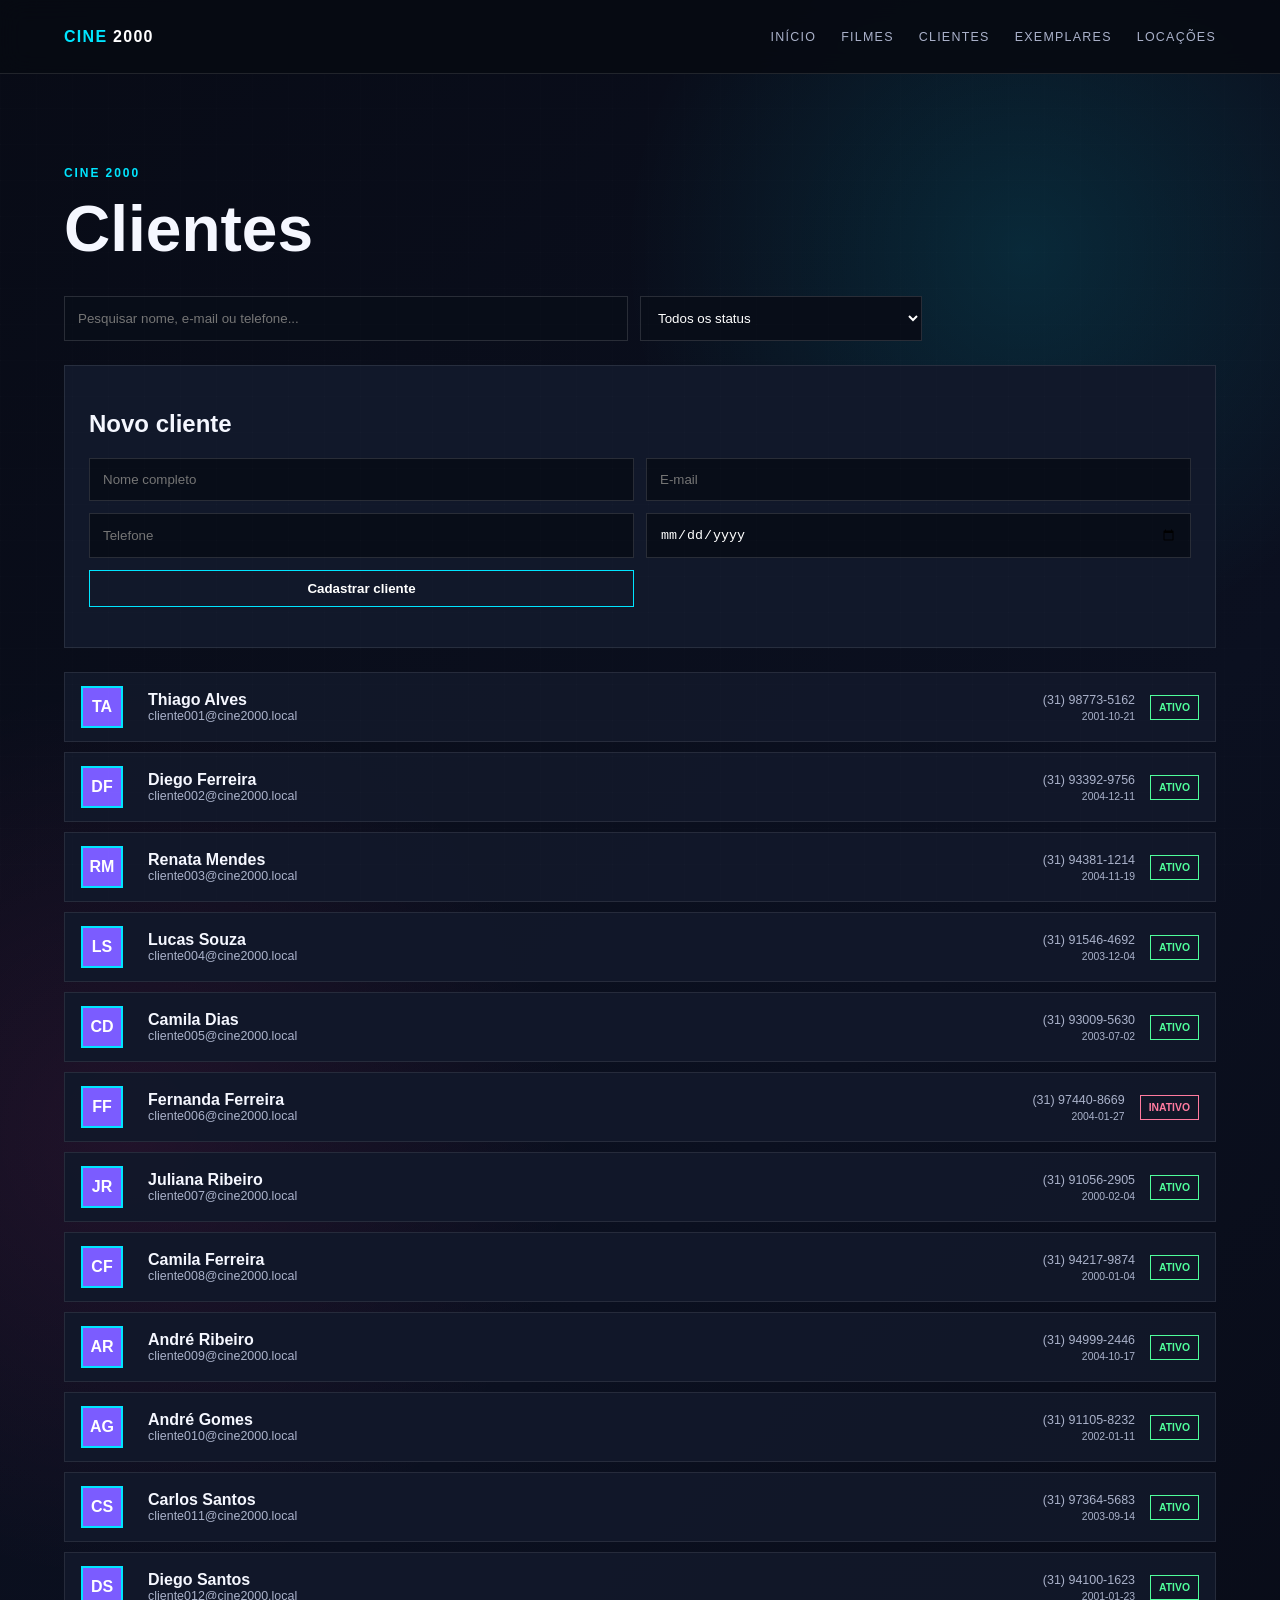
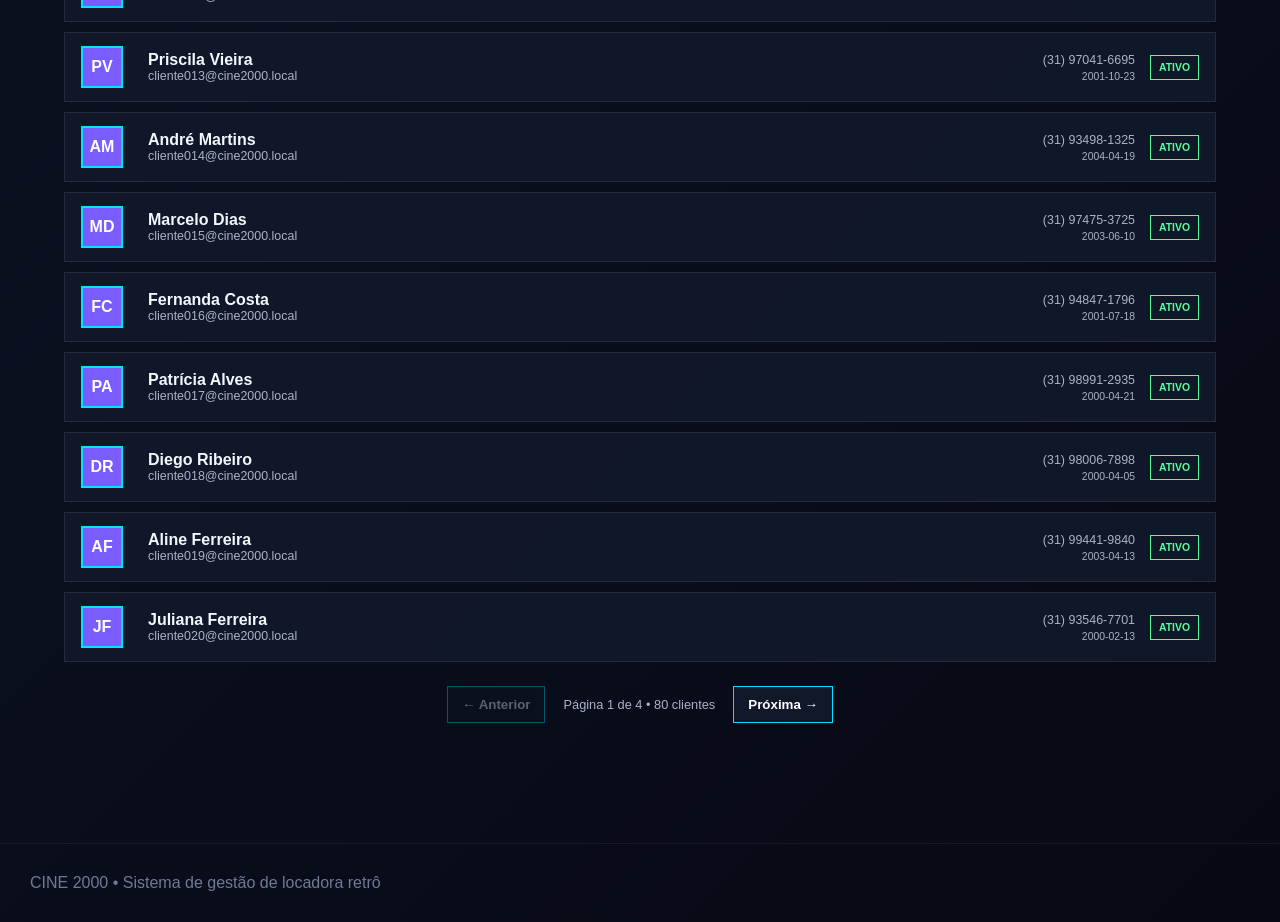
<file: pages/clientes.html>
<!DOCTYPE html>
<html lang="pt-BR">
<head>
<meta charset="UTF-8">
<meta name="viewport" content="width=device-width,initial-scale=1.0">
<title>Clientes — CINE 2000</title>
<link rel="stylesheet" href="../css/style.css">
</head>
<body>

    <header class="topbar">
      <a class="brand" href="../index.html"><span>CINE</span> 2000</a>
      <nav class="nav">
        <a class="" href="../index.html">Início</a>
        <a class="" href="filmes.html">Filmes</a>
        <a class="active" href="clientes.html">Clientes</a>
        <a class="" href="exemplares.html">Exemplares</a>
        <a class="" href="locacoes.html">Locações</a>
      </nav>
    </header>
    
<main class="page-wrap">
  <div class="page-head"><p class="eyebrow">CINE 2000</p><h1>Clientes</h1></div>
  
<div class="filters page-filters">
<input id="q" type="search" placeholder="Pesquisar nome, e-mail ou telefone...">
<select id="status"><option value="">Todos os status</option><option value="true">Ativos</option><option value="false">Inativos</option></select>
</div>
<div class="client-form-card">
<h2>Novo cliente</h2>
<form id="form" class="client-form">
<input id="name" required placeholder="Nome completo">
<input id="email" required type="email" placeholder="E-mail">
<input id="phone" placeholder="Telefone">
<input id="date" required type="date">
<button class="page-btn" type="submit">Cadastrar cliente</button>
</form><p id="msg" class="muted"></p>
</div>
<div id="clients" class="clients-list"></div>
<div class="pagination"><button id="prev" class="page-btn">← Anterior</button><span id="info"></span><button id="next" class="page-btn">Próxima →</button></div>

</main>
<footer class="footer">CINE 2000 • Sistema de gestão de locadora retrô</footer>
<script>
const esc=s=>String(s??"").replace(/[&<>"']/g,m=>({"&":"&amp;","<":"&lt;",">":"&gt;",'"':"&quot;","'":"&#039;"}[m]));

let D=[],page=1;const per=20;
fetch("../data/catalogo.json").then(r=>r.json()).then(x=>{D=x.clientes;render()});
function render(){let q=document.getElementById('q').value.toLowerCase(),s=status.value;
let a=D.filter(c=>(!q||`${c.nome} ${c.email} ${c.telefone}`.toLowerCase().includes(q))&&(!s||String(c.ativo)==s));
let pages=Math.max(1,Math.ceil(a.length/per));page=Math.min(page,pages);let p=a.slice((page-1)*per,page*per);
clients.innerHTML=p.map(c=>`<article class="client-row"><div class="client-avatar">${esc(c.nome.split(' ').map(x=>x[0]).slice(0,2).join(''))}</div><div class="client-main"><strong>${esc(c.nome)}</strong><span>${esc(c.email)}</span></div><div class="client-meta"><span>${esc(c.telefone)}</span><small>${esc(c.data_cadastro)}</small></div><span class="client-status ${c.ativo?'active':'inactive'}">${c.ativo?'ATIVO':'INATIVO'}</span></article>`).join('');
info.textContent=`Página ${page} de ${pages} • ${a.length} clientes`;prev.disabled=page==1;next.disabled=page==pages}
['q','status'].forEach(id=>document.getElementById(id).addEventListener('input',()=>{page=1;render()}));prev.onclick=()=>{page--;render()};next.onclick=()=>{page++;render()};
form.onsubmit=e=>{e.preventDefault();let email=document.getElementById('email').value.trim();if(D.some(c=>c.email.toLowerCase()==email.toLowerCase())){msg.textContent='Este e-mail já está cadastrado.';return}let n={id_cliente:Math.max(...D.map(c=>+c.id_cliente))+1,nome:name.value,email,telefone:phone.value,data_cadastro:date.value,ativo:true};D.push(n);form.reset();msg.textContent='Cliente cadastrado nesta sessão.';render()};

</script>
</body>
</html>
</file>
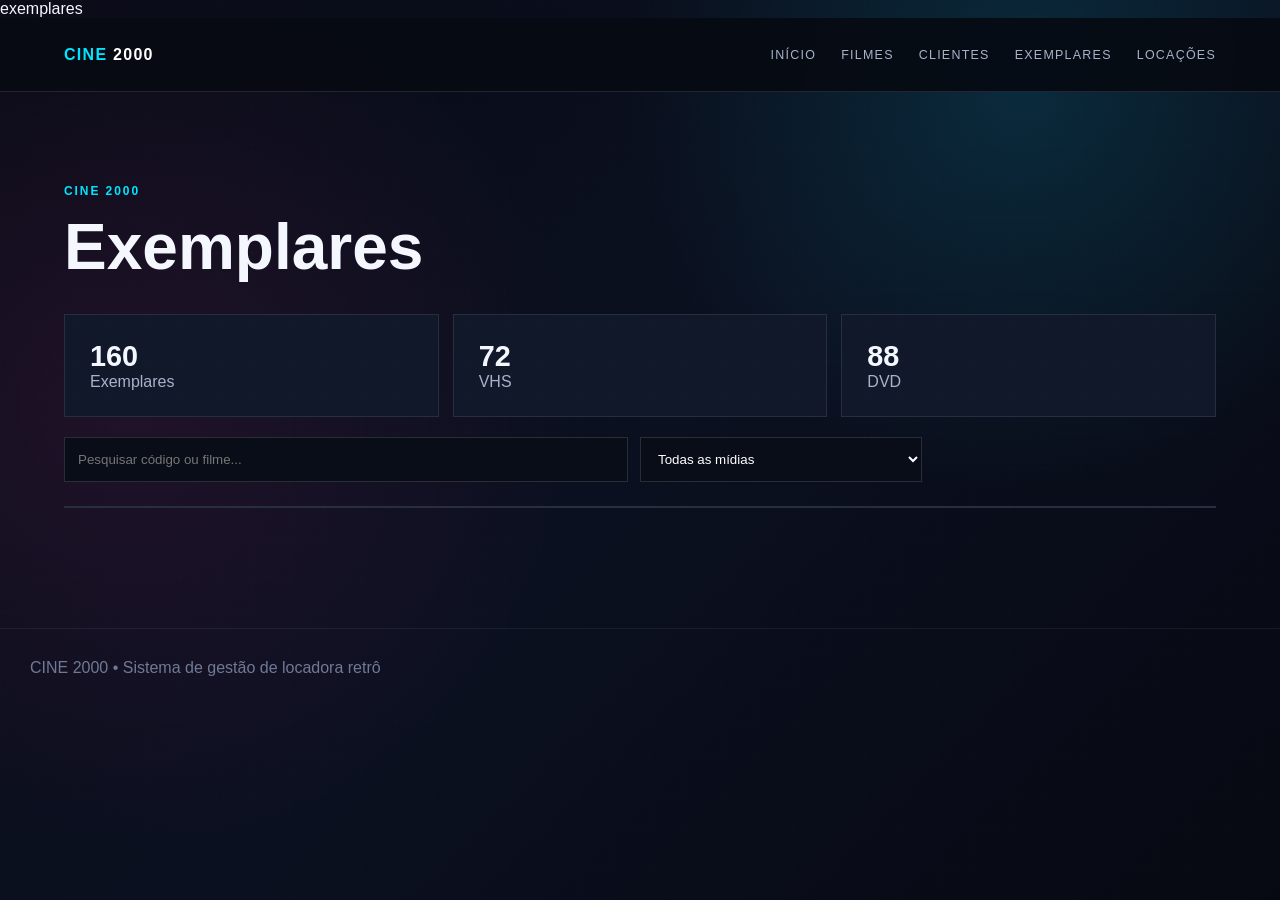
<file: pages/exemplares.html>
exemplares 

<!DOCTYPE html>
<html lang="pt-BR">
<head>
<meta charset="UTF-8">
<meta name="viewport" content="width=device-width,initial-scale=1.0">
<title>Exemplares — CINE 2000</title>
<link rel="stylesheet" href="../css/style.css">
</head>
<body>

    <header class="topbar">
      <a class="brand" href="../index.html"><span>CINE</span> 2000</a>
      <nav class="nav">
        <a class="" href="../index.html">Início</a>
        <a class="" href="filmes.html">Filmes</a>
        <a class="" href="clientes.html">Clientes</a>
        <a class="active" href="exemplares.html">Exemplares</a>
        <a class="" href="locacoes.html">Locações</a>
      </nav>
    </header>
    
<main class="page-wrap">
  <div class="page-head"><p class="eyebrow">CINE 2000</p><h1>Exemplares</h1></div>
  
<div class="dashboard-grid">
<div class="metric-card"><strong id="total">0</strong><span>Exemplares</span></div>
<div class="metric-card"><strong id="vhs">0</strong><span>VHS</span></div>
<div class="metric-card"><strong id="dvd">0</strong><span>DVD</span></div>
</div>
<div class="filters page-filters"><input id="q" type="search" placeholder="Pesquisar código ou filme..."><select id="type"><option value="">Todas as mídias</option><option>VHS</option><option>DVD</option></select></div>
<div id="table" class="data-table"></div>

</main>
<footer class="footer">CINE 2000 • Sistema de gestão de locadora retrô</footer>
<script>
const esc=s=>String(s??"").replace(/[&<>"']/g,m=>({"&":"&amp;","<":"&lt;",">":"&gt;",'"':"&quot;","'":"&#039;"}[m]));

fetch("../data/catalogo.json").then(r=>r.json()).then(x=>{
let map=Object.fromEntries(x.filmes.map(f=>[f.id_filme,f.titulo]));D=x.exemplares;
total.textContent=D.length;vhs.textContent=D.filter(e=>e.tipo_midia=='VHS').length;dvd.textContent=D.filter(e=>e.tipo_midia=='DVD').length;render();
});
function render(){let q=document.getElementById('q').value.toLowerCase(),t=type.value,a=D.filter(e=>(!q||`${e.codigo_exemplar} ${map[e.id_filme]}`.toLowerCase().includes(q))&&(!t||e.tipo_midia==t));
table.innerHTML=`<table><thead><tr><th>Código</th><th>Filme</th><th>Mídia</th><th>Situação</th></tr></thead><tbody>${a.map(e=>`<tr><td>${esc(e.codigo_exemplar)}</td><td>${esc(map[e.id_filme])}</td><td>${e.tipo_midia}</td><td>${esc(e.situacao)}</td></tr>`).join('')}</tbody></table>`;
}
q.oninput=type.oninput=render;

</script>
</body>
</html>
</file>
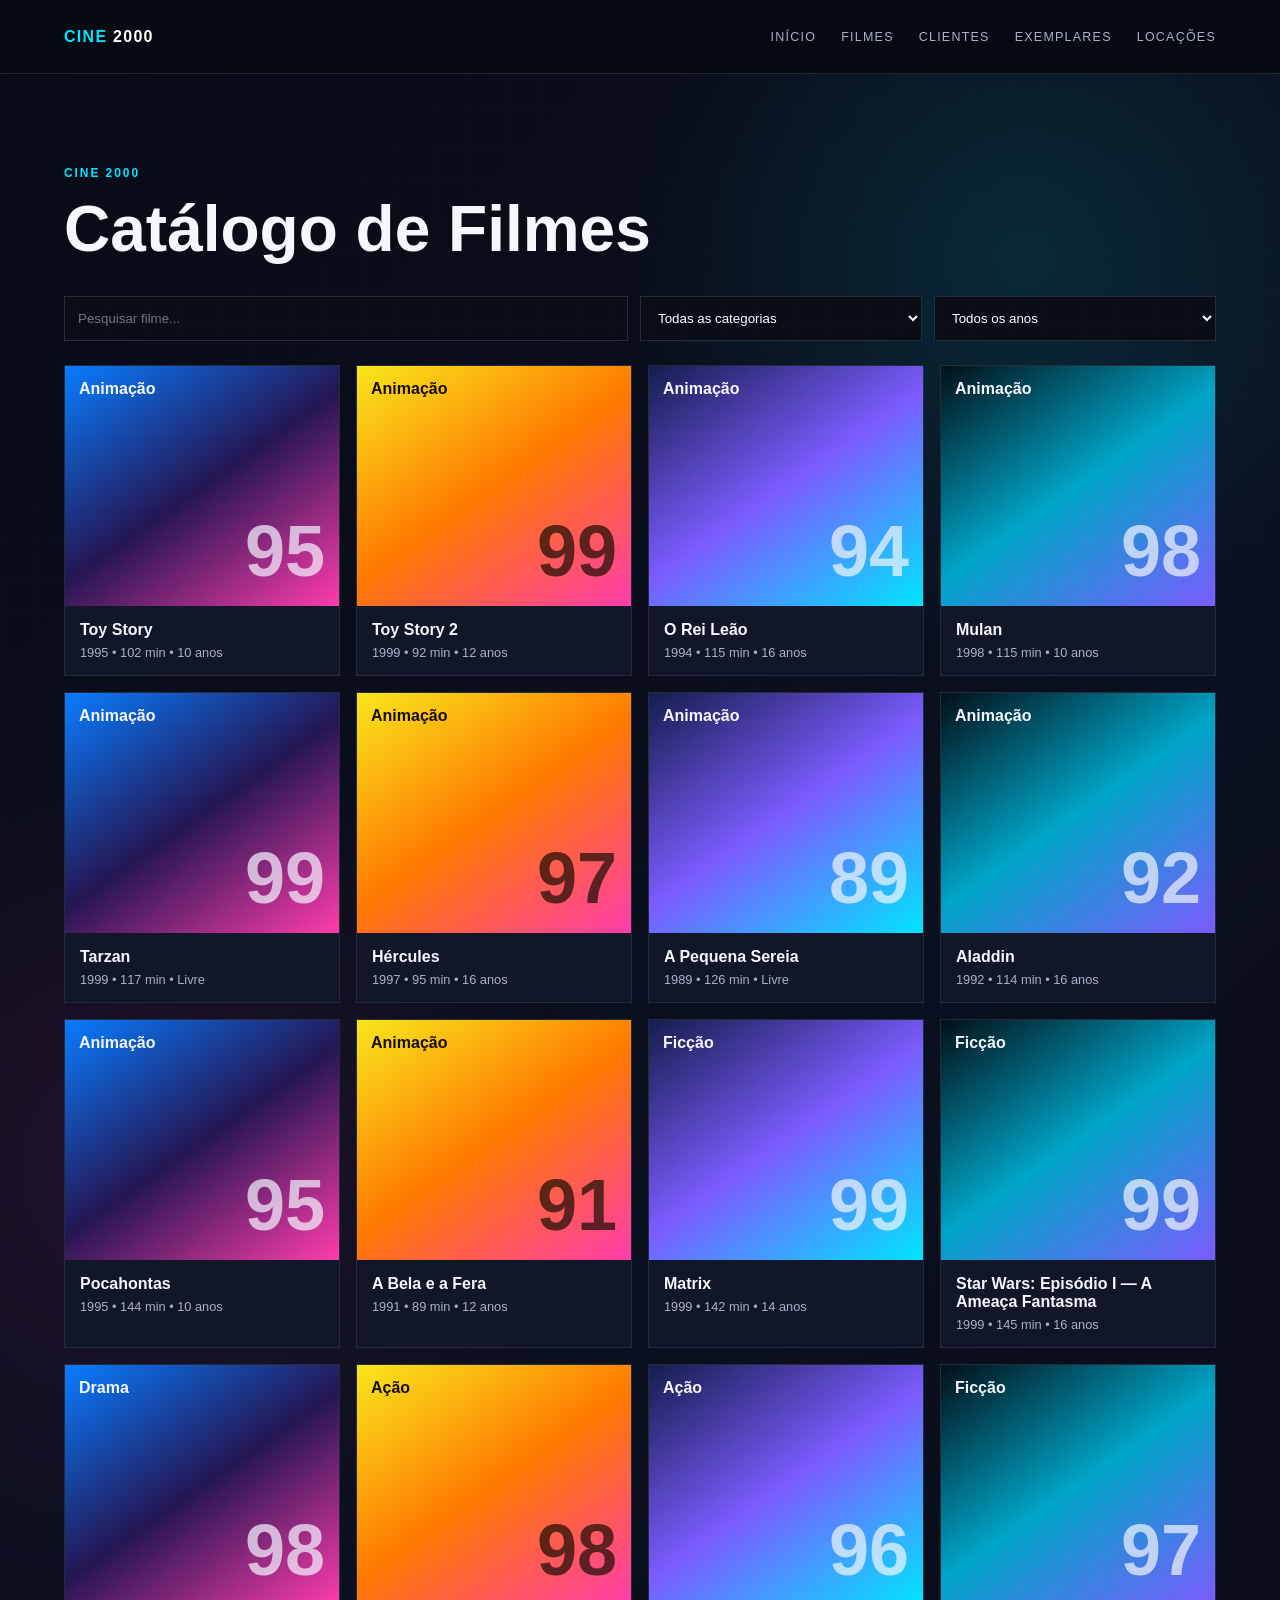
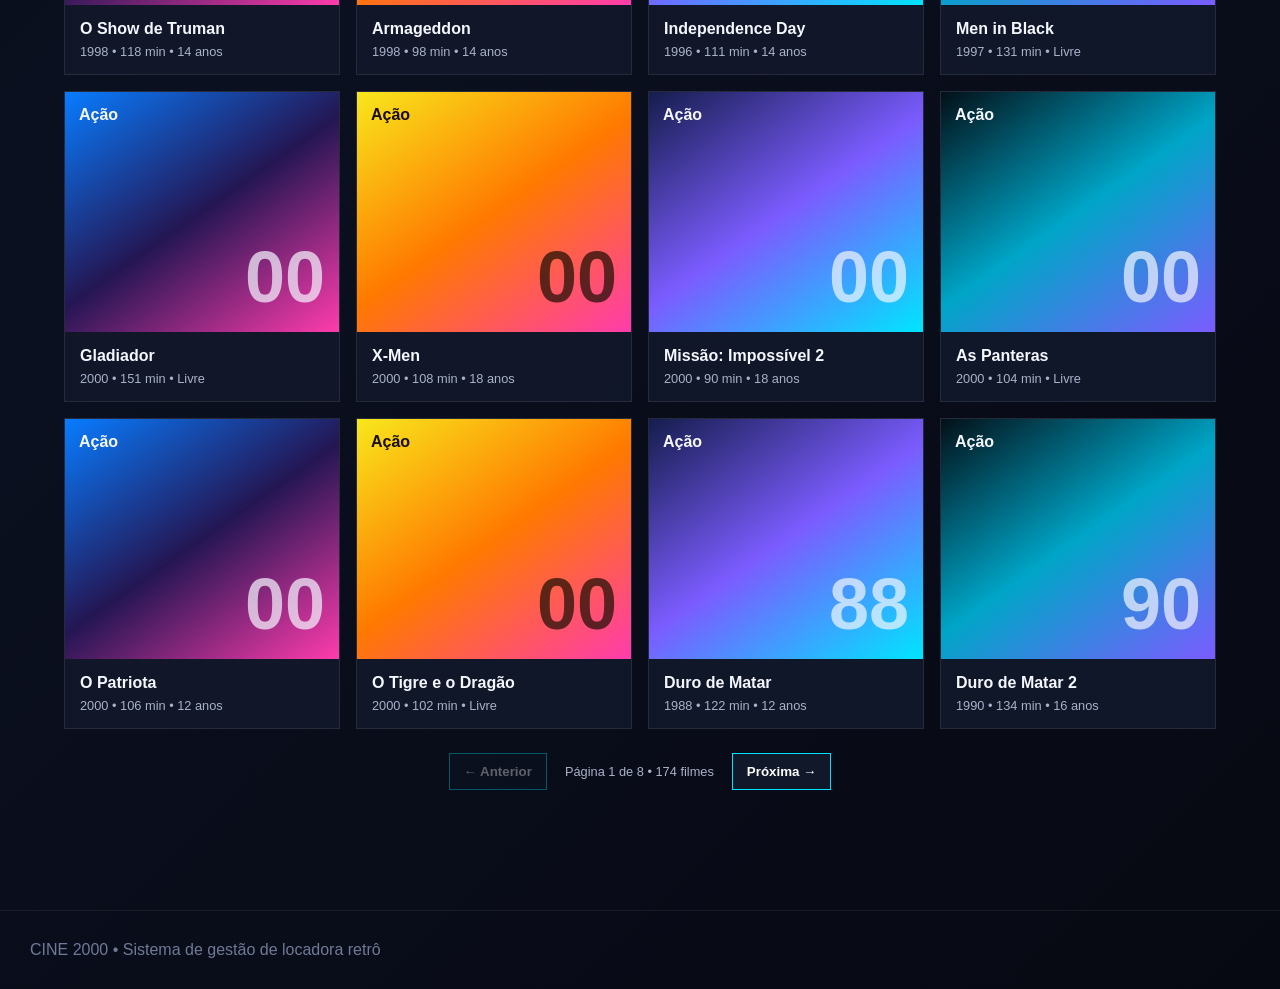
<file: pages/filmes.html>
<!DOCTYPE html>
<html lang="pt-BR">
<head>
<meta charset="UTF-8">
<meta name="viewport" content="width=device-width,initial-scale=1.0">
<title>Catálogo de Filmes — CINE 2000</title>
<link rel="stylesheet" href="../css/style.css">
</head>
<body>

    <header class="topbar">
      <a class="brand" href="../index.html"><span>CINE</span> 2000</a>
      <nav class="nav">
        <a class="" href="../index.html">Início</a>
        <a class="active" href="filmes.html">Filmes</a>
        <a class="" href="clientes.html">Clientes</a>
        <a class="" href="exemplares.html">Exemplares</a>
        <a class="" href="locacoes.html">Locações</a>
      </nav>
    </header>
    
<main class="page-wrap">
  <div class="page-head"><p class="eyebrow">CINE 2000</p><h1>Catálogo de Filmes</h1></div>
  
<div class="filters page-filters">
<input id="q" type="search" placeholder="Pesquisar filme...">
<select id="cat"><option value="">Todas as categorias</option></select>
<select id="year"><option value="">Todos os anos</option></select>
</div>
<div id="movies" class="movie-grid"></div>
<div class="pagination">
<button id="prev" class="page-btn">← Anterior</button><span id="info"></span><button id="next" class="page-btn">Próxima →</button>
</div>

</main>
<footer class="footer">CINE 2000 • Sistema de gestão de locadora retrô</footer>
<script>
const esc=s=>String(s??"").replace(/[&<>"']/g,m=>({"&":"&amp;","<":"&lt;",">":"&gt;",'"':"&quot;","'":"&#039;"}[m]));

let D=[],page=1; const per=24;
fetch("../data/catalogo.json").then(r=>r.json()).then(x=>{D=x.filmes; 
const cats=[...new Set(D.map(x=>x.categoria))].sort(), years=[...new Set(D.map(x=>x.ano_lancamento))].sort((a,b)=>b-a);
cat.innerHTML+='<option>'+cats.join('</option><option>')+'</option>';
year.innerHTML+='<option>'+years.join('</option><option>')+'</option>'; render();
});
function render(){let q=document.getElementById('q').value.toLowerCase(),c=cat.value,y=year.value;
let a=D.filter(m=>(!q||m.titulo.toLowerCase().includes(q))&&(!c||m.categoria==c)&&(!y||m.ano_lancamento==y));
let pages=Math.max(1,Math.ceil(a.length/per));page=Math.min(page,pages);let p=a.slice((page-1)*per,page*per);
movies.innerHTML=p.map((m,i)=>`<article class="movie-card"><div class="cover c${i%4+1}"><span>${esc(m.categoria)}</span><b>${String(m.ano_lancamento).slice(-2)}</b></div><div class="movie-info"><h3>${esc(m.titulo)}</h3><p>${m.ano_lancamento} • ${m.duracao} min • ${esc(m.classificacao)}</p></div></article>`).join('');
info.textContent=`Página ${page} de ${pages} • ${a.length} filmes`;prev.disabled=page==1;next.disabled=page==pages}
['q','cat','year'].forEach(id=>document.getElementById(id).addEventListener('input',()=>{page=1;render()}));
prev.onclick=()=>{page--;render()};next.onclick=()=>{page++;render()};

</script>
</body>
</html>
</file>
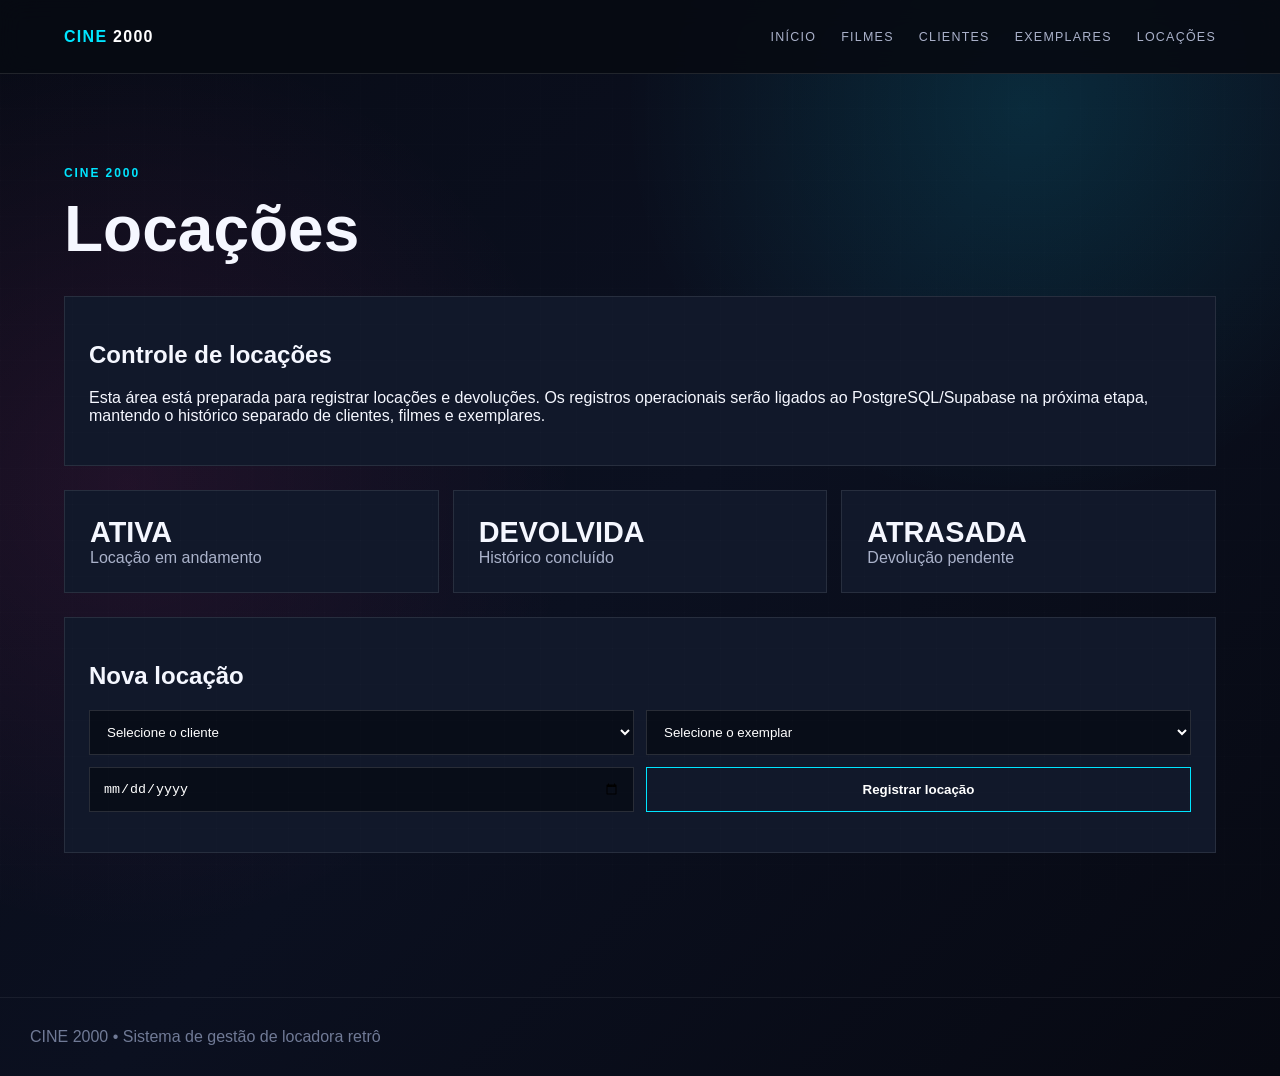
<file: pages/locacoes.html>
<!DOCTYPE html>
<html lang="pt-BR">
<head>
<meta charset="UTF-8">
<meta name="viewport" content="width=device-width,initial-scale=1.0">
<title>Locações — CINE 2000</title>
<link rel="stylesheet" href="../css/style.css">
</head>
<body>

    <header class="topbar">
      <a class="brand" href="../index.html"><span>CINE</span> 2000</a>
      <nav class="nav">
        <a class="" href="../index.html">Início</a>
        <a class="" href="filmes.html">Filmes</a>
        <a class="" href="clientes.html">Clientes</a>
        <a class="" href="exemplares.html">Exemplares</a>
        <a class="active" href="locacoes.html">Locações</a>
      </nav>
    </header>
    
<main class="page-wrap">
  <div class="page-head"><p class="eyebrow">CINE 2000</p><h1>Locações</h1></div>
  
<div class="notice">
<h2>Controle de locações</h2>
<p>Esta área está preparada para registrar locações e devoluções. Os registros operacionais serão ligados ao PostgreSQL/Supabase na próxima etapa, mantendo o histórico separado de clientes, filmes e exemplares.</p>
</div>
<div class="dashboard-grid">
<div class="metric-card"><strong>ATIVA</strong><span>Locação em andamento</span></div>
<div class="metric-card"><strong>DEVOLVIDA</strong><span>Histórico concluído</span></div>
<div class="metric-card"><strong>ATRASADA</strong><span>Devolução pendente</span></div>
</div>
<div class="client-form-card">
<h2>Nova locação</h2>
<form class="client-form" onsubmit="event.preventDefault();document.getElementById('msg').textContent='Formulário preparado. A gravação será conectada ao Supabase na etapa do banco.'">
<select required><option value="">Selecione o cliente</option><option>Clientes serão carregados do banco</option></select>
<select required><option value="">Selecione o exemplar</option><option>Exemplares serão carregados do banco</option></select>
<input required type="date">
<button class="page-btn">Registrar locação</button>
</form><p id="msg" class="muted"></p>
</div>

</main>
<footer class="footer">CINE 2000 • Sistema de gestão de locadora retrô</footer>
<script>
const esc=s=>String(s??"").replace(/[&<>"']/g,m=>({"&":"&amp;","<":"&lt;",">":"&gt;",'"':"&quot;","'":"&#039;"}[m]));

</script>
</body>
</html>
</file>
<file: css/style.css>
*{box-sizing:border-box}html{scroll-behavior:smooth}body{margin:0;background:#080b16;color:#f5f7ff;font-family:"Trebuchet MS",Arial,sans-serif;background-image:radial-gradient(circle at 80% 10%,#00e5ff20,transparent 25rem),radial-gradient(circle at 10% 45%,#ff3cac18,transparent 28rem),linear-gradient(135deg,#080b16,#0b1020,#070912);overflow-x:hidden}body:before{content:"";position:fixed;inset:0;pointer-events:none;background-image:linear-gradient(#fff1 1px,transparent 1px),linear-gradient(90deg,#fff1 1px,transparent 1px);background-size:36px 36px;opacity:.15}.topbar{position:sticky;top:0;z-index:20;min-height:74px;padding:0 5%;display:flex;align-items:center;justify-content:space-between;background:#070a12e8;backdrop-filter:blur(12px);border-bottom:1px solid #ffffff1c}.brand{font-weight:900;letter-spacing:.08em;text-decoration:none;color:#fff}.brand span{color:#00e5ff}nav{display:flex;gap:25px}nav a{color:#aab2ca;text-decoration:none;text-transform:uppercase;font-size:.78rem;letter-spacing:.1em}nav a:hover{color:#00e5ff}#menu{display:none;background:none;border:1px solid #ffffff22;color:#fff;padding:8px}.hero,.section{width:min(1180px,90%);margin:auto}.hero{min-height:650px;display:grid;grid-template-columns:1.15fr .85fr;align-items:center;gap:60px}.eyebrow{color:#00e5ff;font-size:.75rem;font-weight:900;letter-spacing:.16em}.hero h1{font-size:clamp(4rem,11vw,8.5rem);line-height:.8;margin:20px 0}.hero h1 span{color:#00e5ff}.hero h2{max-width:720px;font-size:1.4rem}.hero p:not(.eyebrow),.muted{color:#aab2ca;line-height:1.7}.max{max-width:700px}.actions{display:flex;gap:14px}.btn{display:inline-block;margin-top:22px;padding:14px 20px;background:#00e5ff;color:#031018;text-decoration:none;border:0;font-weight:900;box-shadow:7px 7px #ff3cac;cursor:pointer}.btn.ghost{background:#151c35;color:#fff;box-shadow:7px 7px #7b5cff}.hero-visual{position:relative;min-height:420px;display:grid;place-items:center}.disc{width:min(330px,70vw);aspect-ratio:1;border-radius:50%;display:grid;place-items:center;background:repeating-radial-gradient(circle,#18203b 0 5px,#2a3760 6px 7px);box-shadow:0 0 70px #00e5ff40,0 0 0 8px #ffffff08;transform:rotate(-14deg);font-size:2rem;color:#00e5ff}.disc small{position:absolute;margin-top:105px;font-size:.65rem;color:#aab2ca}.screen{position:absolute;right:0;bottom:25px;background:#05070e;border:2px solid #00e5ff;padding:16px;width:220px;box-shadow:8px 8px #ff3cac;font-family:Consolas,monospace}.screen small,.screen span{display:block;color:#aab2ca}.screen strong{display:block;color:#50ff9c;font-size:1.5rem;margin:6px 0}.ticker{padding:15px 5%;border-block:1px solid #ffffff18;background:#11182d;color:#f8e71c;font-size:.72rem;font-weight:900;letter-spacing:.08em;white-space:nowrap;overflow:hidden}.section{padding:90px 0}.section-title{display:flex;justify-content:space-between;align-items:end;margin-bottom:25px}.section h2{font-size:clamp(2rem,4vw,3.5rem);margin:10px 0}.filters{display:grid;grid-template-columns:2fr 1fr 1fr;gap:12px;margin-bottom:24px}.filters input,.filters select,.form-card input{width:100%;background:#0e1427;color:#fff;border:1px solid #ffffff20;padding:14px;outline:none}.filters input:focus,.filters select:focus,.form-card input:focus{border-color:#00e5ff}.movie-grid{display:grid;grid-template-columns:repeat(4,1fr);gap:16px}.movie-card{background:#11182af2;border:1px solid #ffffff16;overflow:hidden;transition:.2s}.movie-card:hover{transform:translateY(-6px);border-color:#00e5ff}.cover{height:240px;padding:14px;display:flex;flex-direction:column;justify-content:space-between;font-weight:900}.cover b{font-size:4.5rem;align-self:end;opacity:.7}.cover.c1{background:linear-gradient(145deg,#087cff,#241653,#ff3cac)}.cover.c2{background:linear-gradient(145deg,#f8e71c,#ff7900,#ff3cac);color:#170d00}.cover.c3{background:linear-gradient(145deg,#151d4d,#7b5cff,#00e5ff)}.cover.c4{background:linear-gradient(145deg,#031018,#00a5c7,#7b5cff)}.movie-info{padding:15px}.movie-info h3{margin:0 0 6px;font-size:1rem}.movie-info p{margin:0;color:#aab2ca;font-size:.8rem}.tag{display:inline-block;margin-top:12px;padding:4px 7px;border:1px solid #00e5ff;color:#00e5ff;font-size:.65rem;font-weight:900}.empty{padding:30px;border:1px dashed #ffffff30;color:#aab2ca}.hidden{display:none}.client-layout{display:grid;grid-template-columns:1.2fr .8fr;gap:20px}.form-card,.client-panel,.cards>div{background:#11182af2;border:1px solid #ffffff16;padding:25px}.form-card{display:grid;gap:16px}.form-card label{color:#aab2ca;font-size:.85rem}.form-card input{margin-top:7px}.form-message{min-height:20px;color:#50ff9c}.big-number{font-size:5rem;color:#00e5ff;font-weight:900}.stats{display:grid;grid-template-columns:repeat(4,1fr);gap:15px;margin-bottom:20px}.stats div{background:#0e1427;border:1px solid #ffffff16;padding:22px}.stats b{display:block;color:#00e5ff;font-size:2rem}.stats span{color:#aab2ca}.cards{display:grid;grid-template-columns:repeat(4,1fr);gap:16px}.cards b{color:#00e5ff}.cards p{color:#aab2ca}.architecture{display:flex;flex-wrap:wrap;justify-content:center;align-items:center;gap:12px;padding:30px;border:1px solid #ffffff18;background:#0005}.architecture span{padding:12px;border:1px solid #00e5ff;background:#11182a;font-family:Consolas,monospace;font-size:.75rem}footer{padding:30px 5%;border-top:1px solid #ffffff18;display:flex;justify-content:space-between;color:#aab2ca}footer b{color:#00e5ff}@media(max-width:900px){.hero{grid-template-columns:1fr}.movie-grid,.cards{grid-template-columns:repeat(2,1fr)}.client-layout{grid-template-columns:1fr}.stats{grid-template-columns:repeat(2,1fr)}}@media(max-width:620px){nav{display:none}nav.open{display:flex;position:absolute;top:74px;left:0;right:0;padding:20px 5%;background:#080b16;flex-direction:column}#menu{display:block}.movie-grid,.cards,.stats,.filters{grid-template-columns:1fr}.actions{flex-direction:column}.hero{padding-top:50px}footer{flex-direction:column;gap:10px}}
.client-directory{margin-bottom:28px}.client-filters{grid-template-columns:2fr 1fr}.clients-list{display:grid;gap:10px}.client-row{display:grid;grid-template-columns:52px 1.6fr 1fr auto;gap:15px;align-items:center;background:#11182af2;border:1px solid #ffffff16;padding:13px 16px}.client-avatar{width:42px;height:42px;display:grid;place-items:center;background:#7b5cff;color:#fff;font-weight:900;border:2px solid #00e5ff}.client-main strong,.client-main span,.client-meta span,.client-meta small{display:block}.client-main span,.client-meta{color:#aab2ca;font-size:.78rem}.client-meta{text-align:right}.client-meta small{margin-top:4px}.client-status{font-size:.65rem;font-weight:900;padding:6px 8px;border:1px solid}.client-status.active{color:#50ff9c;border-color:#50ff9c}.client-status.inactive{color:#ff7b9f;border-color:#ff7b9f}.pagination{display:flex;justify-content:center;align-items:center;gap:18px;margin-top:24px;color:#aab2ca;font-size:.8rem}.page-btn{background:#11182a;color:#fff;border:1px solid #00e5ff;padding:10px 14px;cursor:pointer;font-weight:900}.page-btn:hover:not(:disabled){background:#00e5ff;color:#031018}.page-btn:disabled{opacity:.35;cursor:not-allowed}
@media(max-width:760px){.client-row{grid-template-columns:42px 1fr auto}.client-meta{display:none}.client-status{grid-column:2/4;justify-self:start}}

.page-wrap{max-width:1200px;margin:0 auto;padding:80px 24px}.page-head{margin-bottom:30px}.page-head h1{font-size:clamp(2rem,5vw,4rem);margin:.2rem 0}.page-filters{margin-bottom:24px}.client-form-card,.notice{background:#11182a;border:1px solid #ffffff18;padding:24px;margin:24px 0}.client-form{display:grid;grid-template-columns:repeat(2,1fr);gap:12px}.client-form input,.client-form select,.page-filters input,.page-filters select{background:#080d18;color:#fff;border:1px solid #ffffff22;padding:13px}.dashboard-grid{display:grid;grid-template-columns:repeat(3,1fr);gap:14px;margin:20px 0}.metric-card{background:#11182a;border:1px solid #ffffff18;padding:25px}.metric-card strong{display:block;font-size:1.8rem}.metric-card span{color:#aab2ca}.data-table{overflow:auto;background:#11182a;border:1px solid #ffffff18}.data-table table{width:100%;border-collapse:collapse}.data-table th,.data-table td{padding:13px 15px;text-align:left;border-bottom:1px solid #ffffff10}.data-table th{color:#00e5ff}.footer{text-align:center;padding:30px;color:#707a96;border-top:1px solid #ffffff10;margin-top:40px}@media(max-width:700px){.client-form,.dashboard-grid{grid-template-columns:1fr}.page-wrap{padding:50px 15px}}

.home-dashboard{min-height:70vh}
.home-metrics{margin:35px 0}
.home-menu{display:grid;grid-template-columns:repeat(2,1fr);gap:18px;margin-top:25px}
.module-card{display:block;text-decoration:none;color:inherit;background:#11182a;border:1px solid #ffffff18;padding:28px;transition:.2s}
.module-card:hover{transform:translateY(-3px);border-color:#00e5ff}
.module-icon{font-size:2rem}
.module-card h2{margin:12px 0 7px}
.module-card p{color:#aab2ca;line-height:1.6;min-height:48px}
.module-card b{color:#00e5ff;font-size:.8rem}
@media(max-width:700px){.home-menu{grid-template-columns:1fr}}
</file>
